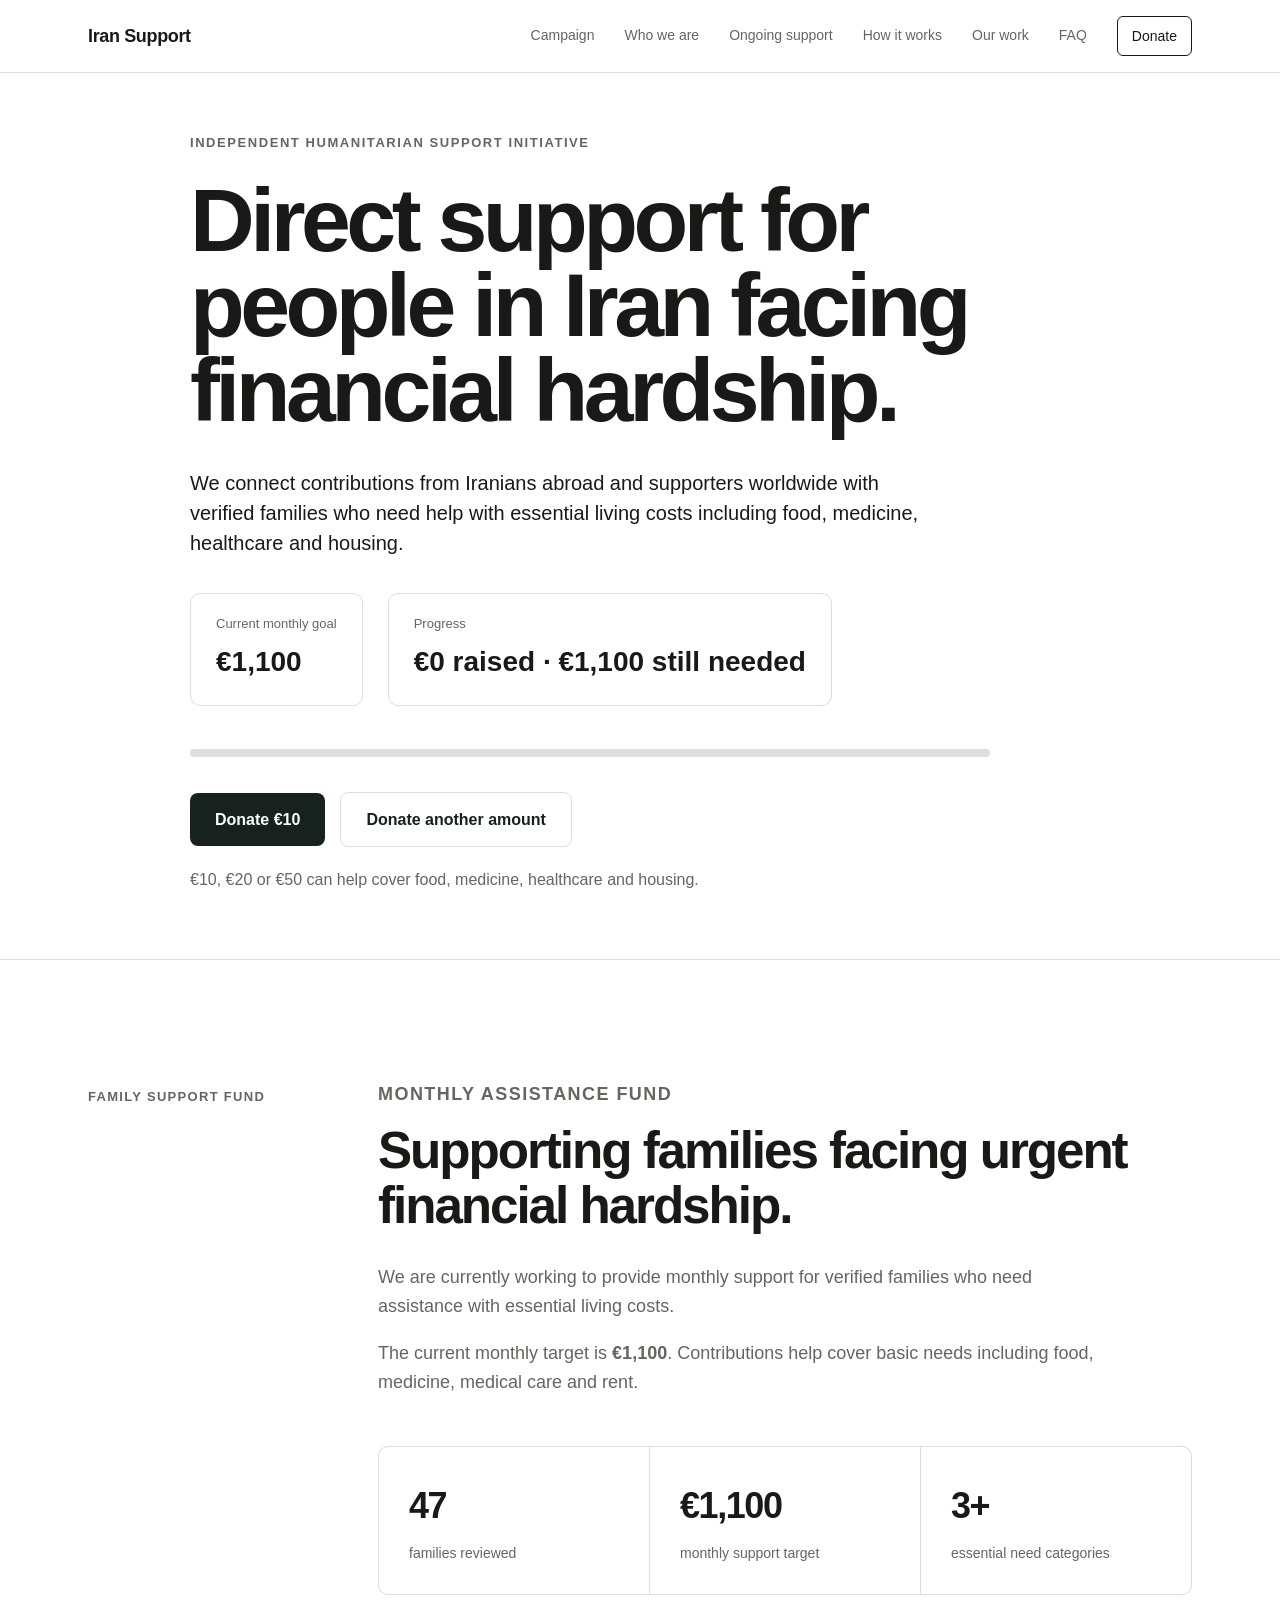
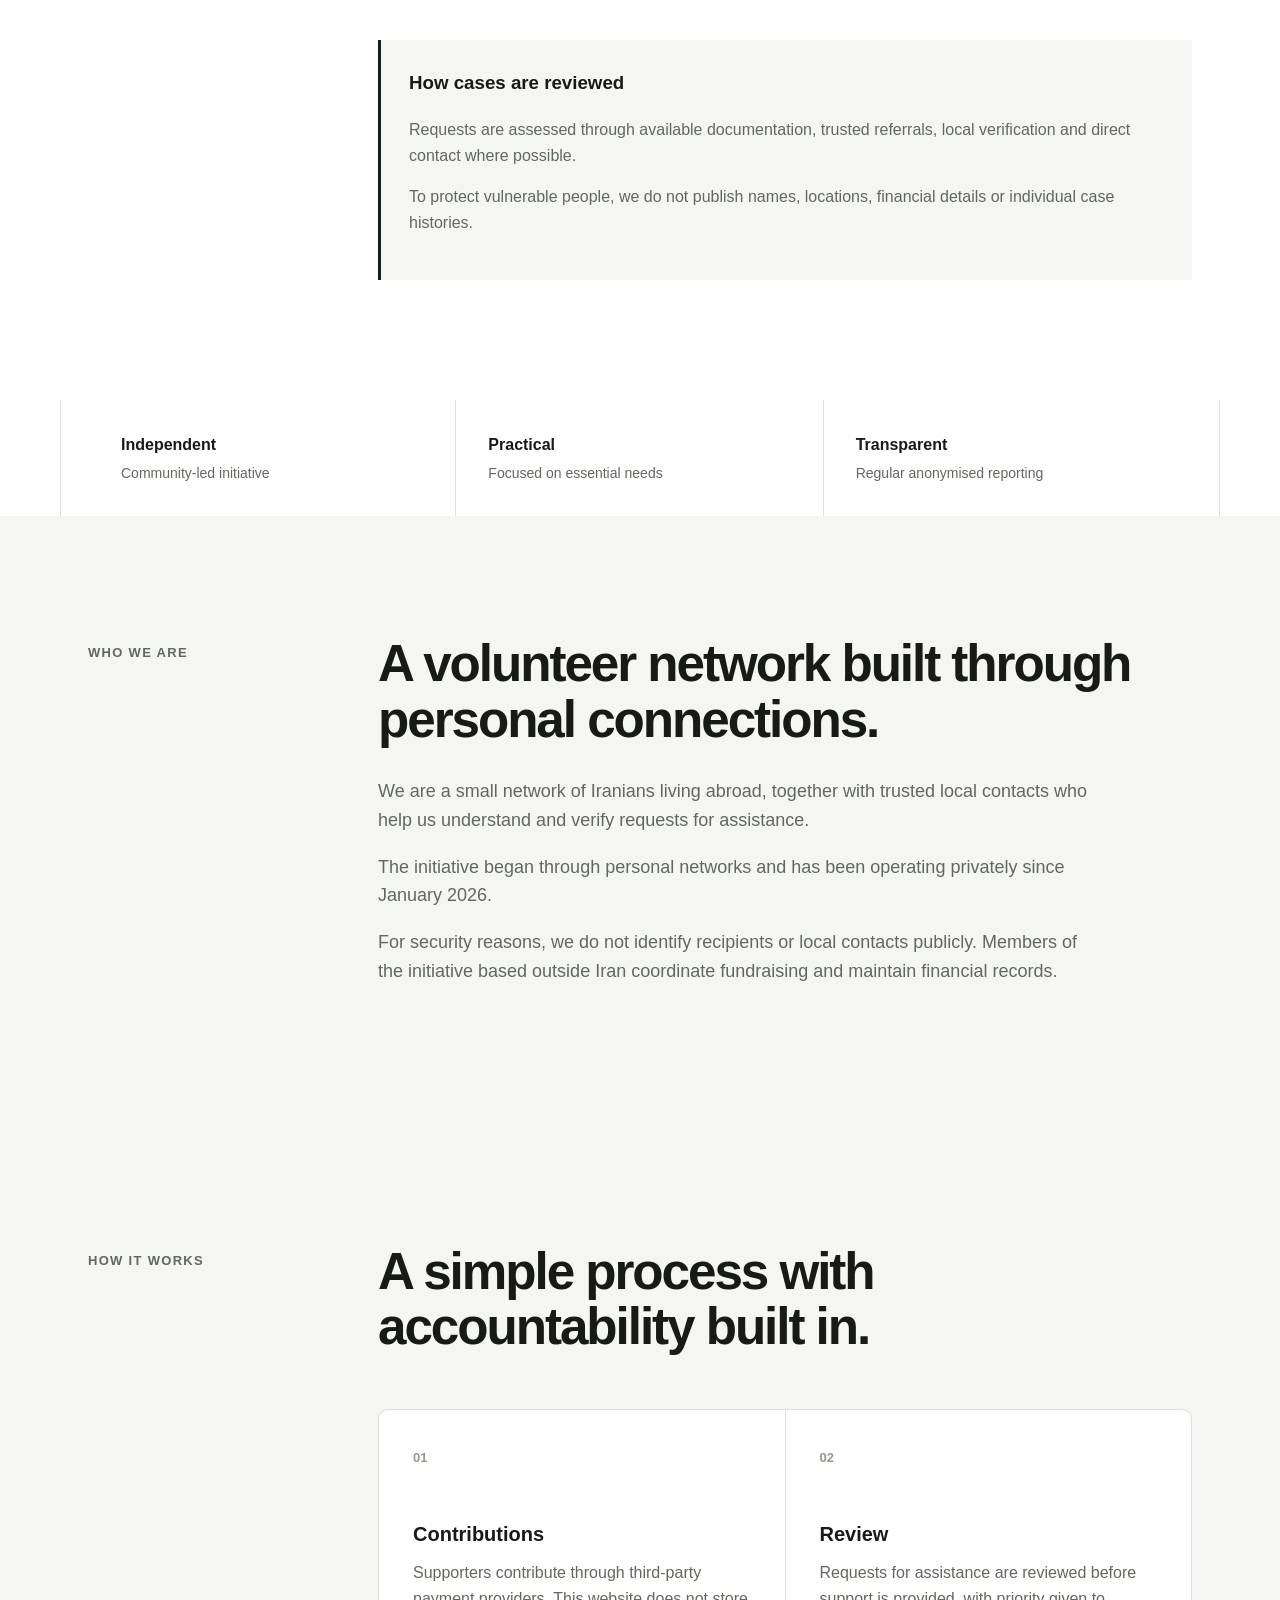
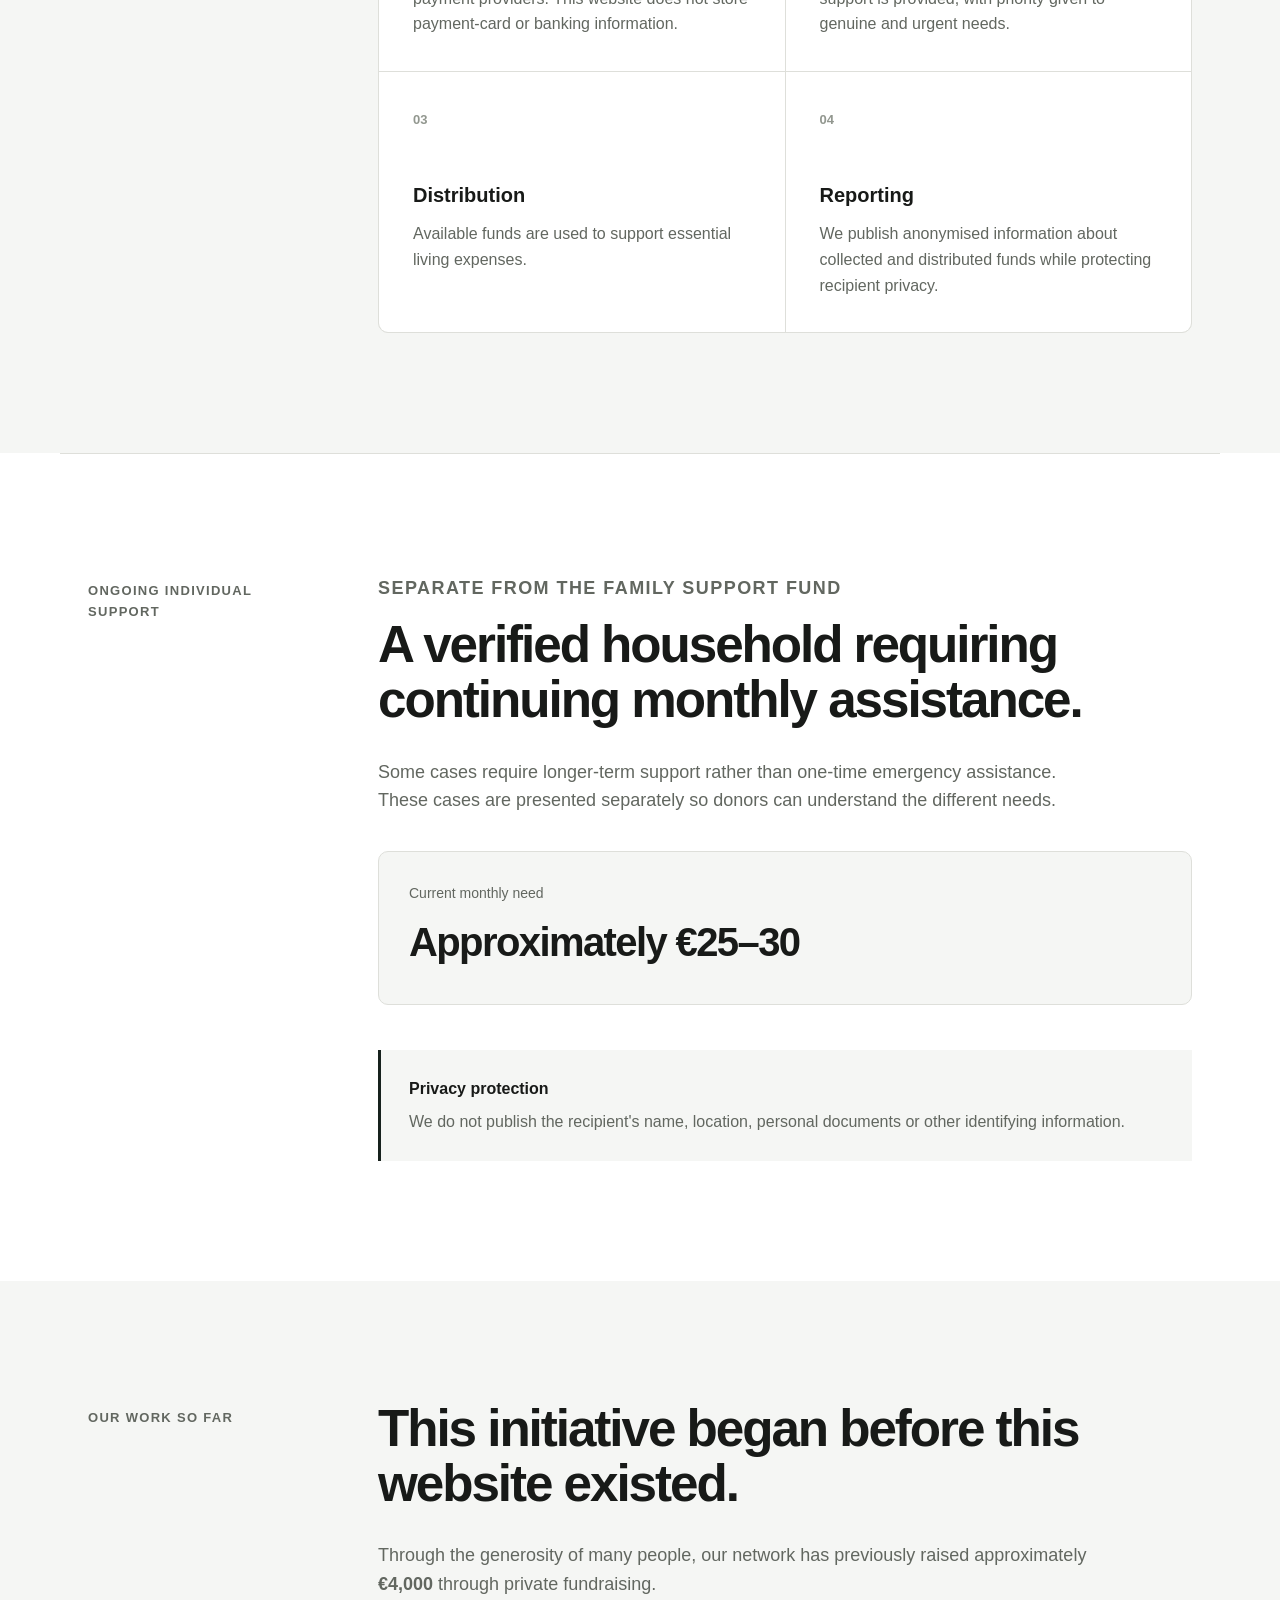
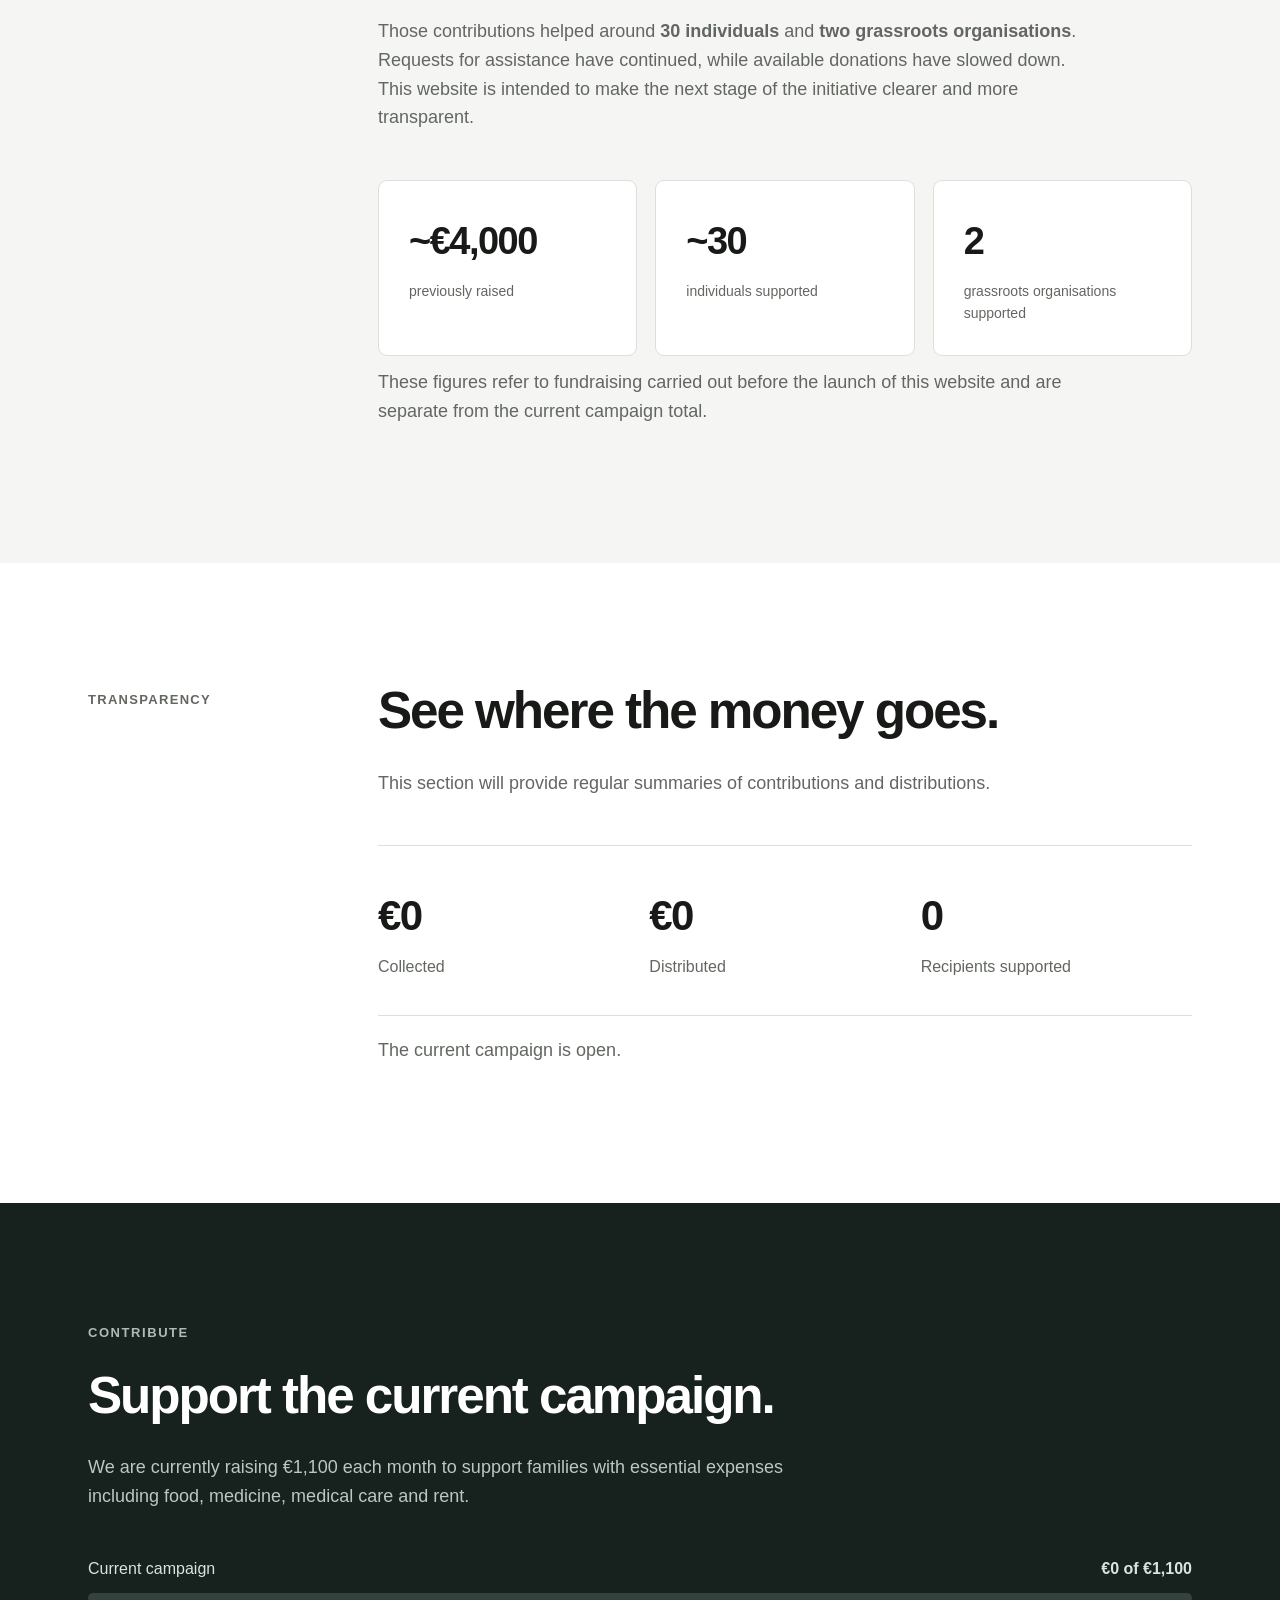
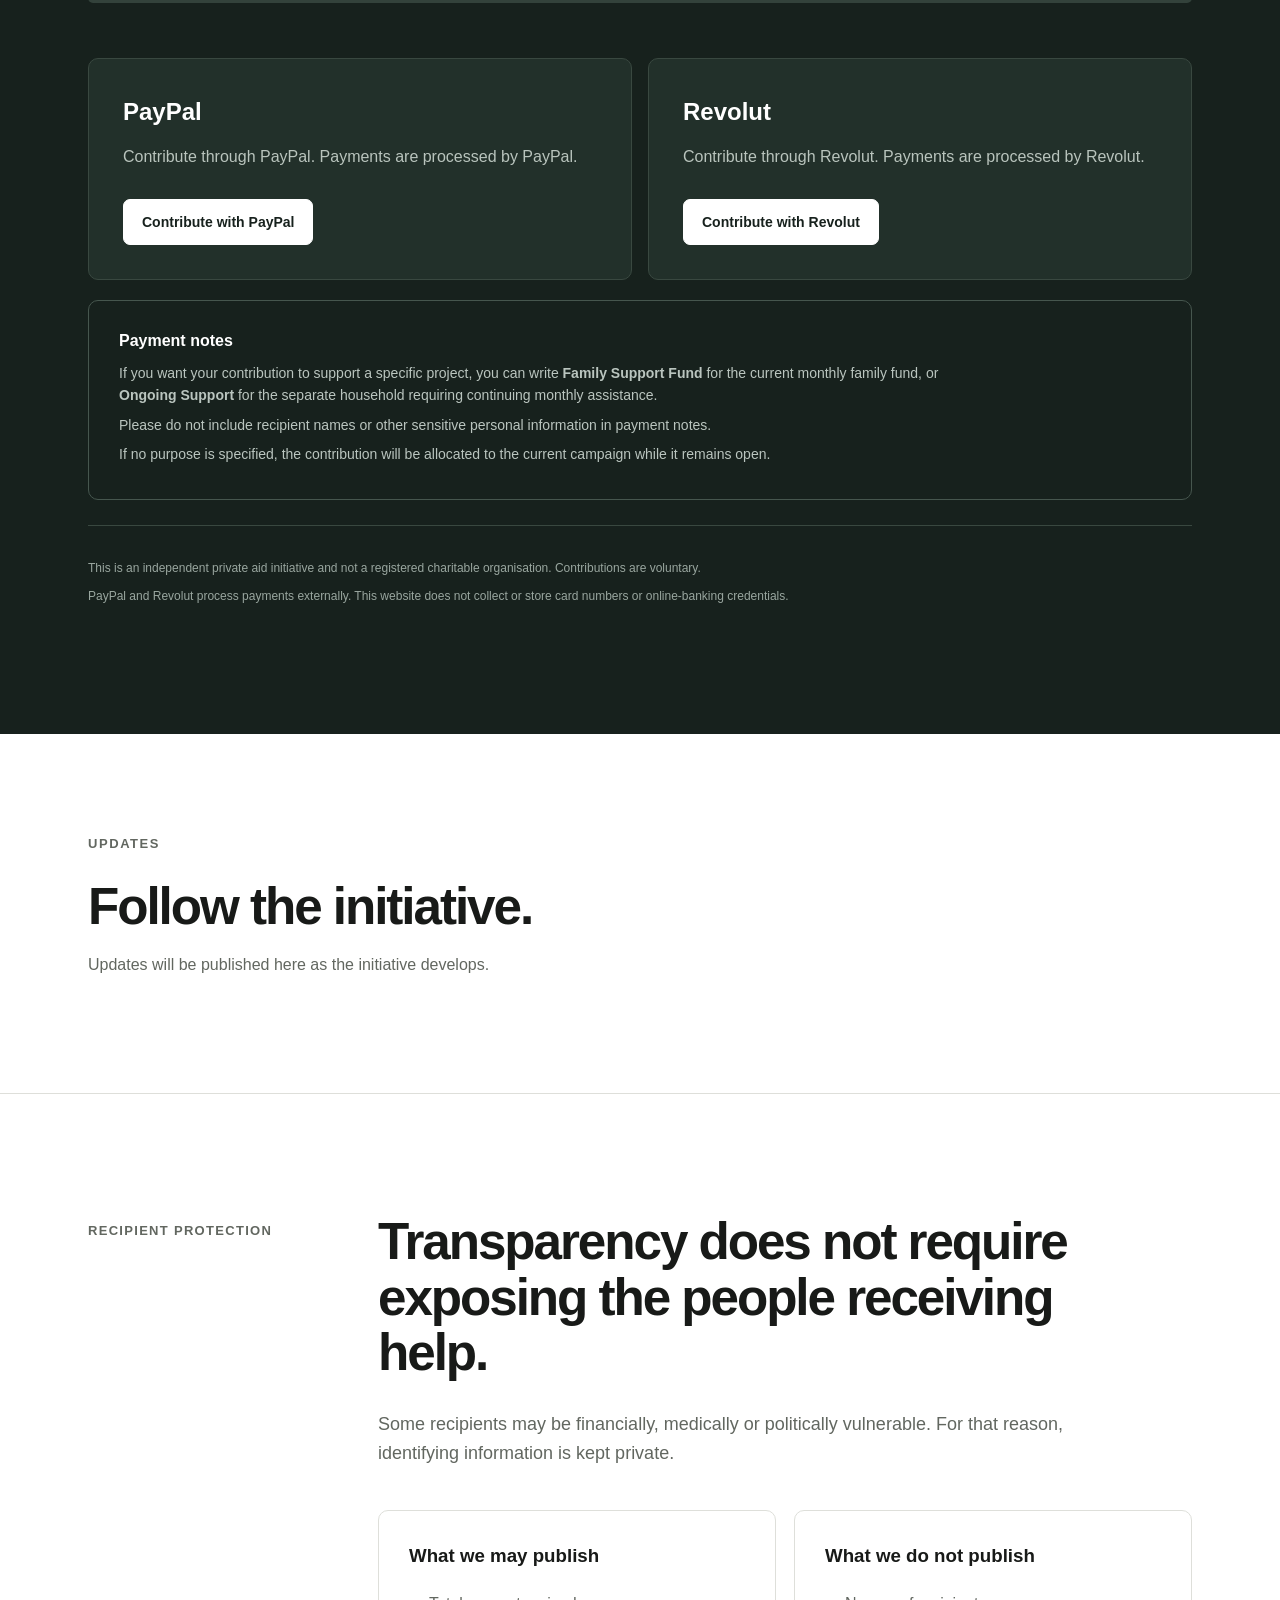
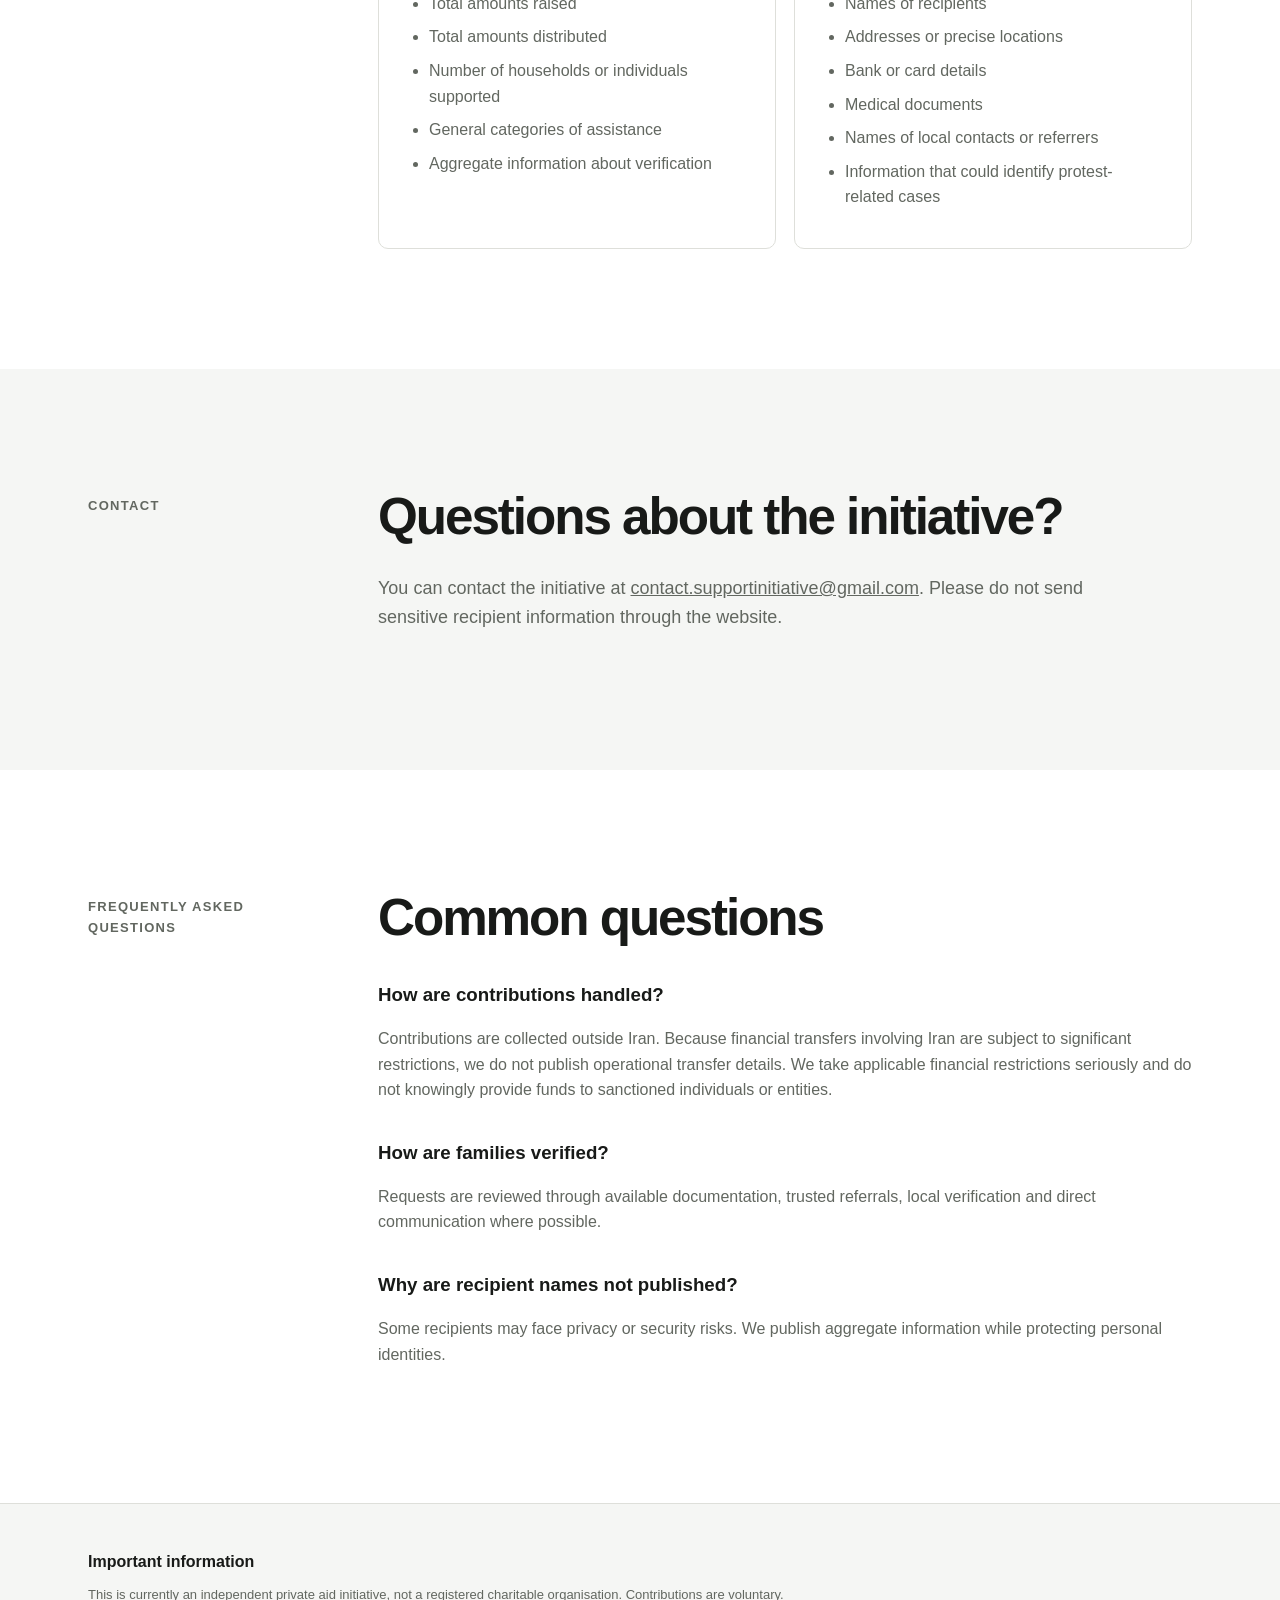
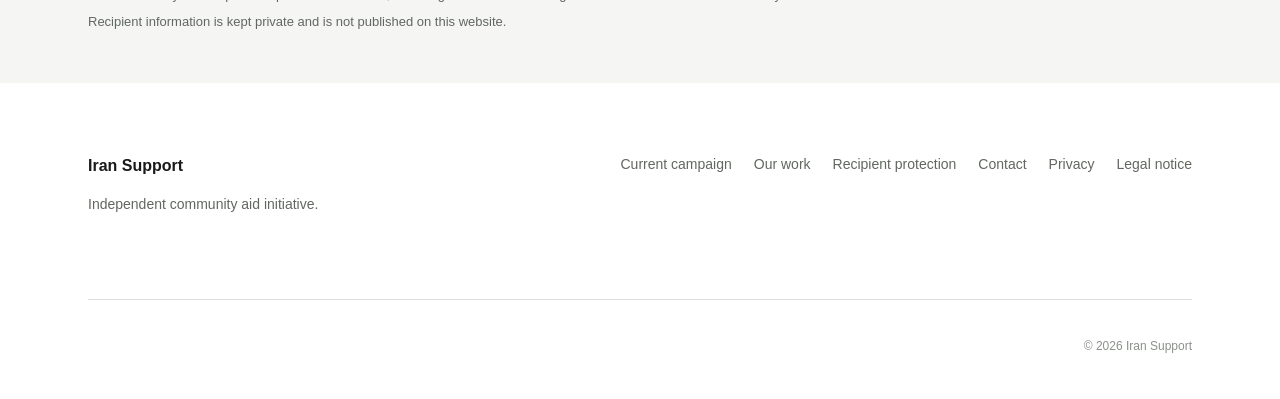
<file: index.html>
<!DOCTYPE html>
<html lang="en">
<head>
  <meta charset="UTF-8">
  <meta name="viewport" content="width=device-width, initial-scale=1.0">

  <meta
    name="description"
    content="An independent initiative supporting people in Iran facing financial hardship."
  >

  <title>Iran Support</title>

  <link rel="stylesheet" href="styles.css">
</head>

<body>

<header class="site-header">
  <div class="nav-container">

    <a class="logo" href="#">Iran Support</a>

    <nav class="nav-links" aria-label="Main navigation">
      <a href="#campaign">Campaign</a>
      <a href="#who-we-are">Who we are</a>
      <a href="#monthly">Ongoing support</a>
      <a href="#how">How it works</a>
      <a href="#impact">Our work</a>
      <a href="#faq">FAQ</a>
      <a href="#support" class="nav-donate">Donate</a>
    </nav>

  </div>
</header>


<main>


<section class="hero">

  <div class="hero-content">

    <p class="eyebrow">
      Independent humanitarian support initiative
    </p>


    <h1>
      Direct support for people in Iran facing financial hardship.
    </h1>


    <p class="hero-description">
      We connect contributions from Iranians abroad and supporters
      worldwide with verified families who need help with essential
      living costs including food, medicine, healthcare and housing.
    </p>


    <div class="hero-goal">

      <div>
        <span>Current monthly goal</span>
        <strong>€1,100</strong>
      </div>


      <div>
        <span>Progress</span>
        <strong>
          €<span id="campaign-raised">0</span> raised ·
          €<span id="campaign-remaining">1,100</span> still needed
        </strong>
      </div>

      <div class="hero-progress">
        <div class="hero-progress-track">
          <div
            id="campaign-progress"
            class="hero-progress-fill"
            style="width: 0%;"
          ></div>
        </div>
      </div>

    </div>


    <div class="hero-actions">

      <a class="primary-button" href="#support">
        Donate €10
      </a>

      <a class="secondary-button" href="#support">
        Donate another amount
      </a>

    </div>


    <p class="hero-note">
      €10, €20 or €50 can help cover food, medicine,
      healthcare and housing.
    </p>


  </div>

</section>
<!-- FAMILY SUPPORT FUND -->

  <section id="campaign" class="section campaign-section">

    <div class="section-label">
      Family Support Fund
    </div>

    <div class="section-content">

      <p class="campaign-kicker">
        Monthly assistance fund
      </p>

      <h2>
        Supporting families facing urgent financial hardship.
      </h2>

      <p>
        We are currently working to provide monthly support for verified
        families who need assistance with essential living costs.
      </p>

      <p>
        The current monthly target is <strong>€1,100</strong>.
        Contributions help cover basic needs including food, medicine,
        medical care and rent.
      </p>


      <div class="campaign-numbers">

        <div>
          <strong>47</strong>
          <span>families reviewed</span>
        </div>

        <div>
          <strong>€1,100</strong>
          <span>monthly support target</span>
        </div>

        <div>
          <strong>3+</strong>
          <span>essential need categories</span>
        </div>

      </div>


      <div class="verification-summary">

        <h3>
          How cases are reviewed
        </h3>

        <p>
          Requests are assessed through available documentation,
          trusted referrals, local verification and direct contact
          where possible.
        </p>

        <p>
          To protect vulnerable people, we do not publish names,
          locations, financial details or individual case histories.
        </p>

      </div>


    </div>

  </section>

<section class="principles">

    <div class="principle">
      <strong>Independent</strong>
      <span>Community-led initiative</span>
    </div>

    <div class="principle">
      <strong>Practical</strong>
      <span>Focused on essential needs</span>
    </div>

    <div class="principle">
      <strong>Transparent</strong>
      <span>Regular anonymised reporting</span>
    </div>

  </section>

<section id="who-we-are" class="section section-alt">

  <div class="section-label">
    Who we are
  </div>


  <div class="section-content">

    <h2>
      A volunteer network built through personal connections.
    </h2>


    <p>
      We are a small network of Iranians living abroad, together with
      trusted local contacts who help us understand and verify requests
      for assistance.
    </p>


    <p>
      The initiative began through personal networks and has been
      operating privately since January 2026.
    </p>


    <p>
      For security reasons, we do not identify recipients or local
      contacts publicly. Members of the initiative based outside Iran
      coordinate fundraising and maintain financial records.
    </p>


  </div>

</section>


<section id="how" class="section section-alt">

    <div class="section-label">
      How it works
    </div>

    <div class="section-content">

      <h2>
        A simple process with accountability built in.
      </h2>

      <div class="steps">

        <article class="step">
          <span class="step-number">01</span>

          <h3>Contributions</h3>

          <p>
            Supporters contribute through third-party payment
            providers. This website does not store payment-card or
            banking information.
          </p>
        </article>


        <article class="step">
          <span class="step-number">02</span>

          <h3>Review</h3>

          <p>
            Requests for assistance are reviewed before support is
            provided, with priority given to genuine and urgent needs.
          </p>
        </article>


        <article class="step">
          <span class="step-number">03</span>

          <h3>Distribution</h3>

          <p>
            Available funds are used to support essential living
            expenses.
          </p>
        </article>


        <article class="step">
          <span class="step-number">04</span>

          <h3>Reporting</h3>

          <p>
            We publish anonymised information about collected and
            distributed funds while protecting recipient privacy.
          </p>
        </article>

      </div>

    </div>

  </section>






  <!-- INDIVIDUAL ONGOING SUPPORT -->

  <section id="monthly" class="section monthly-family-section">

    <div class="section-label">
      Ongoing individual support
    </div>


    <div class="section-content">


      <p class="campaign-kicker">
        Separate from the Family Support Fund
      </p>


      <h2>
        A verified household requiring continuing monthly assistance.
      </h2>


      <p>
        Some cases require longer-term support rather than one-time
        emergency assistance. These cases are presented separately so
        donors can understand the different needs.
      </p>


      <div class="monthly-need-simple">

        <span>
          Current monthly need
        </span>

        <strong>
          Approximately €25–30
        </strong>

      </div>


      <div class="privacy-note">

        <strong>
          Privacy protection
        </strong>

        <p>
          We do not publish the recipient's name, location, personal
          documents or other identifying information.
        </p>

      </div>


    </div>


  </section>






  <!-- PREVIOUS WORK -->
<section id="impact" class="section section-alt">

    <div class="section-label">
      Our work so far
    </div>

    <div class="section-content">

      <h2>
        This initiative began before this website existed.
      </h2>

      <p>
        Through the generosity of many people, our network has previously
        raised approximately <strong>€4,000</strong> through private
        fundraising.
      </p>

      <p>
        Those contributions helped around <strong>30 individuals</strong>
        and <strong>two grassroots organisations</strong>.
        Requests for assistance have continued, while available donations
        have slowed down. This website is intended to make the next stage of
        the initiative clearer and more transparent.
      </p>


      <div class="impact-grid">

        <div class="impact-item">
          <strong>~€4,000</strong>
          <span>previously raised</span>
        </div>

        <div class="impact-item">
          <strong>~30</strong>
          <span>individuals supported</span>
        </div>

        <div class="impact-item">
          <strong>2</strong>
          <span>grassroots organisations supported</span>
        </div>

      </div>

      <p class="historical-note">
        These figures refer to fundraising carried out before the launch
        of this website and are separate from the current campaign total.
      </p>

    </div>

  </section>

<section id="transparency" class="section">

    <div class="section-label">
      Transparency
    </div>

    <div class="section-content">

      <h2>
        See where the money goes.
      </h2>

      <p>
        This section will provide regular summaries of contributions
        and distributions.
      </p>

      <div class="stats">

        <div class="stat">
          <strong>€0</strong>
          <span>Collected</span>
        </div>

        <div class="stat">
          <strong>€0</strong>
          <span>Distributed</span>
        </div>

        <div class="stat">
          <strong>0</strong>
          <span>Recipients supported</span>
        </div>

      </div>

      <p class="status-note">
        The current campaign is open.
      </p>

    </div>

  </section>

<section id="support" class="support-section">

    <div class="support-inner">

      <p class="eyebrow light">
        Contribute
      </p>

      <h2>
        Support the current campaign.
      </h2>

      <p>
        We are currently raising €1,100 each month to support families
        with essential expenses including food, medicine, medical care
        and rent.
      </p>


      <div class="support-progress">

        <div class="support-progress-header">

          <span>Current campaign</span>

          <strong>
            €<span id="campaign-raised-support">0</span>
            of €<span id="campaign-goal-support">1,100</span>
          </strong>

        </div>

        <div class="support-progress-track">
          <div
            id="campaign-progress-support"
            class="support-progress-fill"
            style="width: 0%;"
          ></div>
        </div>

      </div>


      <div class="payment-options">

        <div class="payment-card">

          <h3>PayPal</h3>

          <p>
            Contribute through PayPal. Payments are processed by PayPal.
          </p>

          <a
            class="payment-button active-payment"
            href="https://www.paypal.me/NiktaYekrangSafakar"
            target="_blank"
            rel="noopener noreferrer"
          >
            Contribute with PayPal
          </a>

        </div>


        <div class="payment-card">

          <h3>Revolut</h3>

          <p>
            Contribute through Revolut. Payments are processed by Revolut.
          </p>

          <a
            class="payment-button active-payment"
            href="https://revolut.me/mahsamhr"
            target="_blank"
            rel="noopener noreferrer"
          >
            Contribute with Revolut
          </a>

        </div>

      </div>


      <div class="allocation-note">

        <strong>Payment notes</strong>

        <p>
          If you want your contribution to support a specific project, you can
          write <strong>Family Support Fund</strong> for the current monthly
          family fund, or <strong>Ongoing Support</strong> for the separate
          household requiring continuing monthly assistance.
        </p>

        <p>
          Please do not include recipient names or other sensitive personal
          information in payment notes.
        </p>

        <p>
          If no purpose is specified, the contribution will be allocated
          to the current campaign while it remains open.
        </p>

      </div>


      <div class="fundraising-disclaimer">

        <p>
          This is an independent private aid initiative and not a
          registered charitable organisation. Contributions are voluntary.
        </p>

        <p>
          PayPal and Revolut process payments externally. This website
          does not collect or store card numbers or online-banking
          credentials.
        </p>

      </div>

    </div>

  </section>




<section class="updates">

    <div class="updates-inner">

      <div>
        <p class="eyebrow">
          Updates
        </p>

        <h2>
          Follow the initiative.
        </h2>

        <p>
          Updates will be published here as the initiative develops.
        </p>
      </div>

    </div>

  </section>
<!-- RECIPIENT PROTECTION -->

  <section id="protection" class="section">

    <div class="section-label">
      Recipient protection
    </div>

    <div class="section-content">

      <h2>
        Transparency does not require exposing the people receiving help.
      </h2>

      <p>
        Some recipients may be financially, medically or politically
        vulnerable. For that reason, identifying information is kept
        private.
      </p>


      <div class="privacy-grid">

        <div class="privacy-card">

          <h3>What we may publish</h3>

          <ul>
            <li>Total amounts raised</li>
            <li>Total amounts distributed</li>
            <li>Number of households or individuals supported</li>
            <li>General categories of assistance</li>
            <li>Aggregate information about verification</li>
          </ul>

        </div>


        <div class="privacy-card">

          <h3>What we do not publish</h3>

          <ul>
            <li>Names of recipients</li>
            <li>Addresses or precise locations</li>
            <li>Bank or card details</li>
            <li>Medical documents</li>
            <li>Names of local contacts or referrers</li>
            <li>Information that could identify protest-related cases</li>
          </ul>

        </div>

      </div>

    </div>

  </section>


  <!-- CONTACT -->

  <section id="contact" class="section section-alt">

    <div class="section-label">
      Contact
    </div>

    <div class="section-content">

      <h2>
        Questions about the initiative?
      </h2>

      <p>
        You can contact the initiative at
        <a href="mailto:contact.supportinitiative@gmail.com">contact.supportinitiative@gmail.com</a>.
        Please do not send sensitive recipient information through the
        website.
      </p>

    </div>

  </section>




<section id="faq" class="section">

<div class="section-label">
Frequently asked questions
</div>


<div class="section-content">


<h2>
Common questions
</h2>


<div class="faq-item">

<h3>
How are contributions handled?
</h3>

<p>
Contributions are collected outside Iran. Because financial transfers
involving Iran are subject to significant restrictions, we do not publish
operational transfer details. We take applicable financial restrictions
seriously and do not knowingly provide funds to sanctioned individuals
or entities.
</p>

</div>



<div class="faq-item">

<h3>
How are families verified?
</h3>

<p>
Requests are reviewed through available documentation, trusted referrals,
local verification and direct communication where possible.
</p>

</div>



<div class="faq-item">

<h3>
Why are recipient names not published?
</h3>

<p>
Some recipients may face privacy or security risks. We publish aggregate
information while protecting personal identities.
</p>

</div>
</div>

</section>


<section class="legal-section">

    <div class="legal-inner">

      <strong>Important information</strong>

      <p>
        This is currently an independent private aid initiative, not a
        registered charitable organisation. Contributions are voluntary.
      </p>

      <p>
        Recipient information is kept private and is not published on this
        website.
      </p>

    </div>

  </section>


</main>


<footer>

  <div class="footer-inner">

    <div>
      <strong>Iran Support</strong>

      <p>
        Independent community aid initiative.
      </p>
    </div>


    <div class="footer-links">
      <a href="#campaign">Current campaign</a>
      <a href="#impact">Our work</a>
      <a href="#protection">Recipient protection</a>
      <a href="#contact">Contact</a>
      <a href="privacy.html">Privacy</a>
      <a href="legal.html">Legal notice</a>
    </div>

  </div>


  <div class="footer-bottom">
    <p>

    </p>

    <p>
      © 2026 Iran Support
    </p>
  </div>

</footer>


  <script src="script.js"></script>
</body>
</html>
</file>
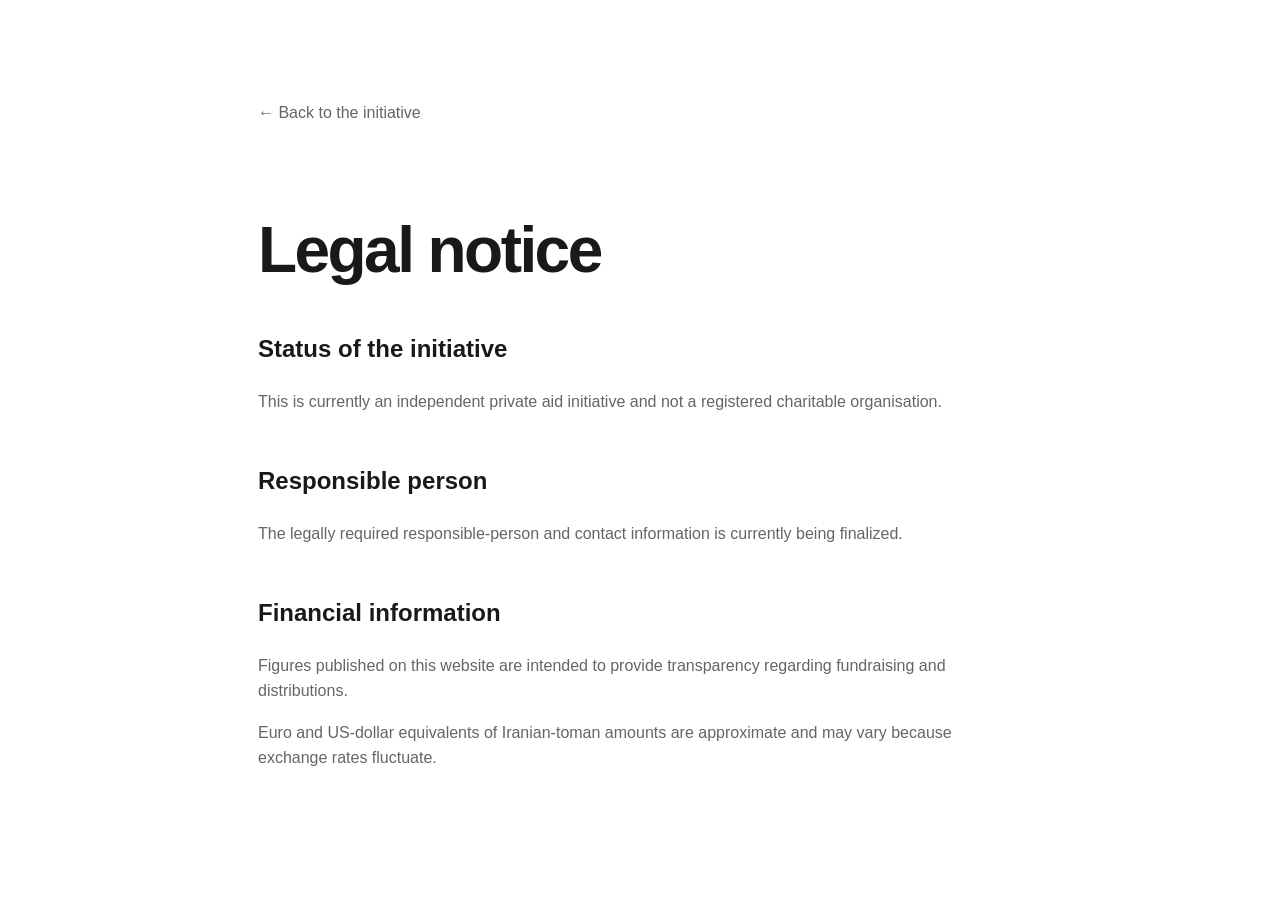
<file: legal.html>
<!DOCTYPE html>
<html lang="en">

<head>
  <meta charset="UTF-8">
  <meta name="viewport" content="width=device-width, initial-scale=1.0">

  <title>Legal notice — Iran Support</title>

  <link rel="stylesheet" href="styles.css">
</head>

<body>

  <main class="simple-page">

    <a class="back-link" href="index.html">← Back to the initiative</a>

    <h1>Legal notice</h1>


    <h2>Status of the initiative</h2>

    <p>
      This is currently an independent private aid initiative and not a
      registered charitable organisation.
    </p>
    <h2>Responsible person</h2>

    <p>
      The legally required responsible-person and contact information
      is currently being finalized.
    </p>


    <h2>Financial information</h2>

    <p>
      Figures published on this website are intended to provide
      transparency regarding fundraising and distributions.
    </p>

    <p>
      Euro and US-dollar equivalents of Iranian-toman amounts are
      approximate and may vary because exchange rates fluctuate.
    </p>

  </main>

</body>

</html>
</file>
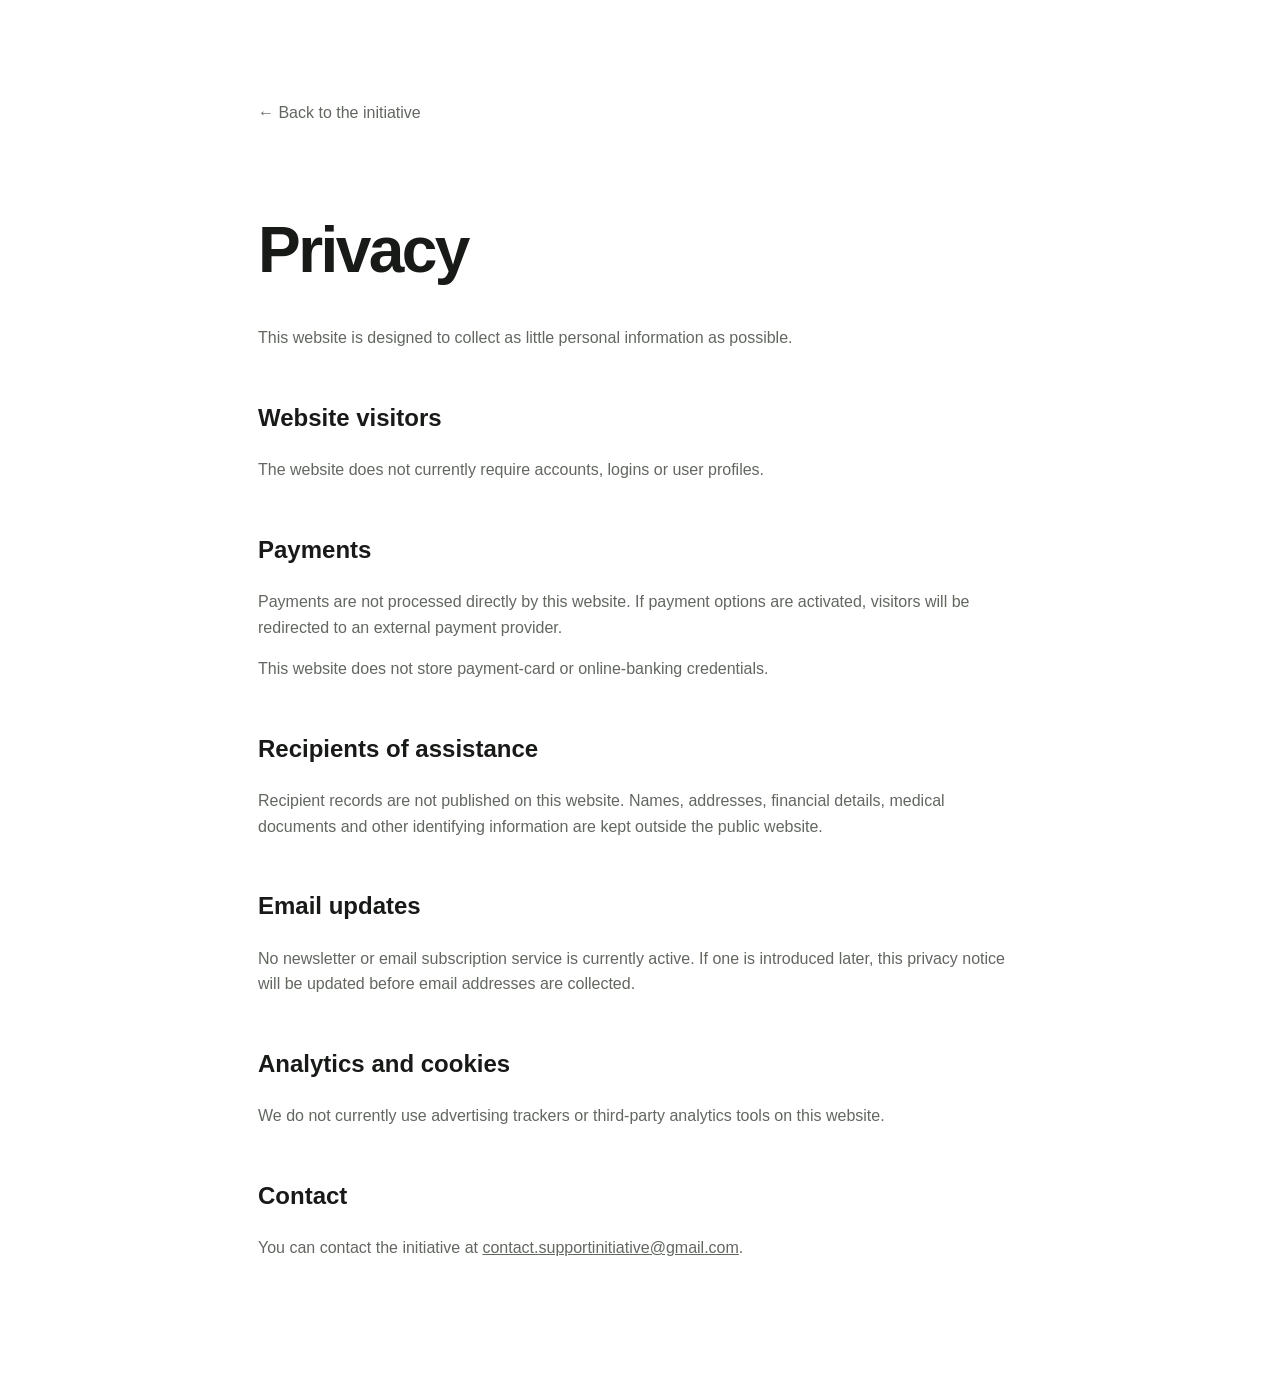
<file: privacy.html>
<!DOCTYPE html>
<html lang="en">

<head>
  <meta charset="UTF-8">
  <meta name="viewport" content="width=device-width, initial-scale=1.0">

  <title>Privacy — Iran Support</title>

  <link rel="stylesheet" href="styles.css">
</head>

<body>

  <main class="simple-page">

    <a class="back-link" href="index.html">← Back to the initiative</a>

    <h1>Privacy</h1>

    <p>
      This website is designed to collect as little personal information
      as possible.
    </p>


    <h2>Website visitors</h2>

    <p>
      The website does not currently require accounts, logins or user
      profiles.
    </p>


    <h2>Payments</h2>

    <p>
      Payments are not processed directly by this website. If payment
      options are activated, visitors will be redirected to an external
      payment provider.
    </p>

    <p>
      This website does not store payment-card or online-banking
      credentials.
    </p>


    <h2>Recipients of assistance</h2>

    <p>
      Recipient records are not published on this website. Names,
      addresses, financial details, medical documents and other identifying
      information are kept outside the public website.
    </p>


    <h2>Email updates</h2>

    <p>
      No newsletter or email subscription service is currently active.
      If one is introduced later, this privacy notice will be updated
      before email addresses are collected.
    </p>


    <h2>Analytics and cookies</h2>

    <p>
      We do not currently use advertising trackers or third-party
      analytics tools on this website.
    </p>


    <h2>Contact</h2>

    <p>
      You can contact the initiative at
      <a href="mailto:contact.supportinitiative@gmail.com">contact.supportinitiative@gmail.com</a>.
    </p>

  </main>

</body>

</html>
</file>
<file: styles.css>
:root {
  --background: #ffffff;
  --soft-background: #f5f6f4;
  --text: #181a18;
  --muted: #626760;
  --border: #dedfda;
  --dark: #17211d;
  --dark-soft: #22302a;
  --white: #ffffff;
  --max-width: 1160px;
}


* {
  box-sizing: border-box;
}


html {
  scroll-behavior: smooth;
}


body {
  margin: 0;
  background: var(--background);
  color: var(--text);
  font-family:
    -apple-system,
    BlinkMacSystemFont,
    "Segoe UI",
    Helvetica,
    Arial,
    sans-serif;
  line-height: 1.6;
}


a {
  color: inherit;
}


.site-header {
  position: sticky;
  top: 0;
  z-index: 20;
  background: rgba(255, 255, 255, 0.94);
  border-bottom: 1px solid var(--border);
  backdrop-filter: blur(12px);
}


.nav-container {
  max-width: var(--max-width);
  height: 72px;
  margin: 0 auto;
  padding: 0 28px;

  display: flex;
  align-items: center;
  justify-content: space-between;
}


.logo {
  font-size: 18px;
  font-weight: 700;
  text-decoration: none;
  letter-spacing: -0.02em;
}


.nav-links {
  display: flex;
  gap: 30px;
}


.nav-links a {
  color: var(--muted);
  font-size: 14px;
  text-decoration: none;
}


.nav-links a:hover {
  color: var(--text);
}


.hero {
  min-height: 720px;
  display: flex;
  align-items: center;
  border-bottom: 1px solid var(--border);
}


.hero-inner {
  width: 100%;
  max-width: var(--max-width);
  margin: 0 auto;
  padding: 110px 28px;
}


.eyebrow {
  margin: 0 0 24px;
  color: var(--muted);
  font-size: 13px;
  font-weight: 700;
  letter-spacing: 0.12em;
  text-transform: uppercase;
}


.eyebrow.light {
  color: #aebbb4;
}


.hero h1 {
  max-width: 950px;
  margin: 0;
  font-size: clamp(48px, 7vw, 88px);
  font-weight: 650;
  letter-spacing: -0.055em;
  line-height: 0.98;
}


.hero-text {
  max-width: 690px;
  margin: 36px 0 0;
  color: var(--muted);
  font-size: 20px;
}


.hero-actions {
  margin-top: 42px;
  display: flex;
  gap: 12px;
  flex-wrap: wrap;
}


.button {
  display: inline-flex;
  min-height: 50px;
  padding: 0 22px;

  align-items: center;
  justify-content: center;

  border-radius: 7px;

  font-size: 15px;
  font-weight: 600;
  text-decoration: none;
}


.button.primary {
  background: var(--dark);
  color: var(--white);
}


.button.secondary {
  border: 1px solid var(--border);
  background: var(--white);
}


.principles {
  max-width: var(--max-width);
  margin: 0 auto;
  padding: 0 28px;

  display: grid;
  grid-template-columns: repeat(3, 1fr);

  border-left: 1px solid var(--border);
  border-right: 1px solid var(--border);
}


.principle {
  padding: 32px;
  border-right: 1px solid var(--border);
}


.principle:last-child {
  border-right: 0;
}


.principle strong,
.principle span {
  display: block;
}


.principle strong {
  margin-bottom: 5px;
}


.principle span {
  color: var(--muted);
  font-size: 14px;
}


.section {
  max-width: var(--max-width);
  margin: 0 auto;
  padding: 120px 28px;

  display: grid;
  grid-template-columns: 220px 1fr;
  gap: 70px;
}


.section-alt {
  max-width: none;
  padding-left: max(28px, calc((100vw - var(--max-width)) / 2 + 28px));
  padding-right: max(28px, calc((100vw - var(--max-width)) / 2 + 28px));
  background: var(--soft-background);
}


.section-label {
  padding-top: 7px;
  color: var(--muted);
  font-size: 13px;
  font-weight: 700;
  letter-spacing: 0.1em;
  text-transform: uppercase;
}


.section-content h2,
.support-inner > h2,
.updates h2 {
  max-width: 760px;
  margin: 0 0 30px;
  font-size: clamp(34px, 4vw, 52px);
  font-weight: 620;
  letter-spacing: -0.04em;
  line-height: 1.08;
}


.section-content > p {
  max-width: 720px;
  color: var(--muted);
  font-size: 18px;
}


.steps {
  margin-top: 55px;

  display: grid;
  grid-template-columns: repeat(2, 1fr);
  gap: 1px;

  overflow: hidden;

  border: 1px solid var(--border);
  background: var(--border);
  border-radius: 10px;
}


.step {
  min-height: 260px;
  padding: 34px;
  background: var(--white);
}


.step-number {
  color: #92978f;
  font-size: 13px;
  font-weight: 700;
}


.step h3 {
  margin: 48px 0 10px;
  font-size: 20px;
}


.step p {
  margin: 0;
  color: var(--muted);
}


.stats {
  margin-top: 48px;

  display: grid;
  grid-template-columns: repeat(3, 1fr);

  border-top: 1px solid var(--border);
  border-bottom: 1px solid var(--border);
}


.stat {
  padding: 36px 24px 36px 0;
}


.stat strong,
.stat span {
  display: block;
}


.stat strong {
  font-size: 42px;
  font-weight: 600;
  letter-spacing: -0.04em;
}


.stat span {
  margin-top: 4px;
  color: var(--muted);
}


.status-note {
  margin-top: 20px;
  color: var(--muted);
  font-size: 14px;
}


.support-section {
  background: var(--dark);
  color: var(--white);
}


.support-inner {
  max-width: var(--max-width);
  margin: 0 auto;
  padding: 120px 28px;
}


.support-inner > p:not(.eyebrow) {
  max-width: 700px;
  color: #bdc7c1;
  font-size: 18px;
}


.payment-options {
  margin-top: 55px;

  display: grid;
  grid-template-columns: repeat(2, 1fr);
  gap: 16px;
}


.payment-card {
  padding: 34px;
  background: var(--dark-soft);
  border: 1px solid #394840;
  border-radius: 10px;
}


.payment-card h3 {
  margin: 0;
  font-size: 24px;
}


.payment-card p {
  margin: 12px 0 30px;
  color: #b9c4bd;
}


.payment-button {
  display: inline-flex;
  min-height: 46px;
  padding: 0 18px;
  align-items: center;
  border: 1px solid #58675f;
  border-radius: 7px;
  font-size: 14px;
}


.payment-button.disabled {
  color: #aab5af;
  cursor: default;
}


.monthly-support {
  margin-top: 16px;
  padding: 30px 34px;

  display: flex;
  align-items: center;
  justify-content: space-between;
  gap: 30px;

  border: 1px solid #394840;
  border-radius: 10px;
}


.mini-label {
  color: #9faaa4;
  font-size: 12px;
  font-weight: 700;
  letter-spacing: 0.1em;
  text-transform: uppercase;
}


.monthly-support h3 {
  margin: 8px 0;
}


.monthly-support p {
  max-width: 650px;
  margin: 0;
  color: #b9c4bd;
}


.coming-soon {
  padding: 8px 12px;
  color: #ccd4cf;
  border: 1px solid #526159;
  border-radius: 999px;
  font-size: 13px;
  white-space: nowrap;
}


.updates {
  border-bottom: 1px solid var(--border);
}


.updates-inner {
  max-width: var(--max-width);
  margin: 0 auto;
  padding: 100px 28px;

  display: grid;
  grid-template-columns: 1fr 1fr;
  align-items: end;
  gap: 80px;
}


.updates h2 {
  margin-bottom: 18px;
}


.updates p {
  color: var(--muted);
}


.email-placeholder {
  padding: 20px;
  color: var(--muted);
  border: 1px solid var(--border);
  border-radius: 8px;
}


footer {
  max-width: var(--max-width);
  margin: 0 auto;
  padding: 70px 28px 30px;
}


.footer-inner {
  display: flex;
  justify-content: space-between;
  gap: 50px;
}


.footer-inner p {
  color: var(--muted);
  font-size: 14px;
}


.footer-links {
  display: flex;
  gap: 22px;
  flex-wrap: wrap;
}


.footer-links a {
  color: var(--muted);
  font-size: 14px;
  text-decoration: none;
}


.footer-bottom {
  margin-top: 70px;
  padding-top: 25px;

  display: flex;
  justify-content: space-between;

  color: #8b908a;
  border-top: 1px solid var(--border);
  font-size: 12px;
}


@media (max-width: 800px) {

  .nav-links {
    display: none;
  }


  .hero {
    min-height: auto;
  }


  .hero-inner {
    padding-top: 100px;
    padding-bottom: 100px;
  }


  .hero h1 {
    font-size: clamp(46px, 13vw, 68px);
  }


  .principles {
    grid-template-columns: 1fr;
  }


  .principle {
    border-right: 0;
    border-bottom: 1px solid var(--border);
  }


  .principle:last-child {
    border-bottom: 0;
  }


  .section {
    padding-top: 90px;
    padding-bottom: 90px;

    grid-template-columns: 1fr;
    gap: 30px;
  }


  .steps {
    grid-template-columns: 1fr;
  }


  .stats {
    grid-template-columns: 1fr;
  }


  .stat {
    border-bottom: 1px solid var(--border);
  }


  .stat:last-child {
    border-bottom: 0;
  }


  .payment-options {
    grid-template-columns: 1fr;
  }


  .monthly-support {
    align-items: flex-start;
    flex-direction: column;
  }


  .updates-inner {
    grid-template-columns: 1fr;
    gap: 30px;
  }


  .footer-inner,
  .footer-bottom {
    align-items: flex-start;
    flex-direction: column;
  }

}


/* --------------------------------------------------
   Campaign and impact sections
-------------------------------------------------- */

.campaign-kicker {
  margin: 0 0 14px;
  color: var(--muted);
  font-size: 13px;
  font-weight: 700;
  letter-spacing: 0.08em;
  text-transform: uppercase;
}


.campaign-numbers {
  margin-top: 50px;
  display: grid;
  grid-template-columns: repeat(3, 1fr);
  gap: 1px;
  overflow: hidden;
  background: var(--border);
  border: 1px solid var(--border);
  border-radius: 10px;
}


.campaign-numbers > div {
  padding: 30px;
  background: var(--white);
}


.campaign-numbers strong,
.campaign-numbers span {
  display: block;
}


.campaign-numbers strong {
  margin-bottom: 7px;
  font-size: 36px;
  font-weight: 620;
  letter-spacing: -0.04em;
}


.campaign-numbers span {
  color: var(--muted);
  font-size: 14px;
}


.fundraising-progress {
  margin-top: 40px;
}


.progress-header {
  margin-bottom: 12px;
  display: flex;
  justify-content: space-between;
  gap: 20px;
  font-size: 14px;
}


.progress-track {
  width: 100%;
  height: 10px;
  overflow: hidden;
  background: #e8e9e5;
  border-radius: 100px;
}


.progress-fill {
  height: 100%;
  background: var(--dark);
  border-radius: inherit;
}


.progress-note,
.historical-note {
  margin-top: 12px;
  color: var(--muted);
  font-size: 13px;
}


.privacy-note {
  margin-top: 45px;
  padding: 26px 28px;
  background: var(--soft-background);
  border-left: 3px solid var(--dark);
}


.privacy-note strong {
  display: block;
  margin-bottom: 8px;
}


.privacy-note p {
  margin: 0;
  color: var(--muted);
}


.impact-grid {
  margin-top: 48px;
  display: grid;
  grid-template-columns: repeat(3, 1fr);
  gap: 18px;
}


.impact-item {
  padding: 30px;
  background: var(--white);
  border: 1px solid var(--border);
  border-radius: 9px;
}


.impact-item strong,
.impact-item span {
  display: block;
}


.impact-item strong {
  margin-bottom: 8px;
  font-size: 38px;
  font-weight: 620;
  letter-spacing: -0.04em;
}


.impact-item span {
  color: var(--muted);
  font-size: 14px;
}


.verification-section {
  border-top: 1px solid var(--border);
}


.legal-section {
  background: #f5f6f4;
  border-top: 1px solid var(--border);
}


.legal-inner {
  max-width: var(--max-width);
  margin: 0 auto;
  padding: 45px 28px;
}


.legal-inner strong {
  display: block;
  margin-bottom: 10px;
}


.legal-inner p {
  max-width: 850px;
  margin: 6px 0;
  color: var(--muted);
  font-size: 13px;
}


@media (max-width: 800px) {

  .campaign-numbers,
  .impact-grid {
    grid-template-columns: 1fr;
  }


  .progress-header {
    flex-direction: column;
    gap: 5px;
  }

}


/* --------------------------------------------------
   Monthly family and payment updates
-------------------------------------------------- */

.monthly-family-section {
  border-top: 1px solid var(--border);
}


.monthly-need-card {
  margin-top: 42px;
  overflow: hidden;
  border: 1px solid var(--border);
  border-radius: 10px;
}


.monthly-primary {
  padding: 32px;
  background: var(--dark);
  color: var(--white);
}


.monthly-primary span,
.monthly-primary strong {
  display: block;
}


.monthly-primary span {
  margin-bottom: 5px;
  color: #bac4be;
  font-size: 13px;
}


.monthly-primary strong {
  font-size: 38px;
  font-weight: 620;
  letter-spacing: -0.04em;
}


.monthly-conversions {
  display: grid;
  grid-template-columns: repeat(2, 1fr);
}


.monthly-conversions > div {
  padding: 28px 32px;
  border-right: 1px solid var(--border);
}


.monthly-conversions > div:last-child {
  border-right: 0;
}


.monthly-conversions span,
.monthly-conversions strong {
  display: block;
}


.monthly-conversions span {
  margin-bottom: 6px;
  color: var(--muted);
  font-size: 13px;
}


.monthly-conversions strong {
  font-size: 28px;
  font-weight: 600;
}


.fx-note {
  margin-top: 28px;
  padding: 26px 28px;
  background: var(--soft-background);
  border-radius: 8px;
}


.fx-note > strong {
  display: block;
  margin-bottom: 10px;
}


.fx-note p {
  margin: 7px 0;
  color: var(--muted);
  font-size: 14px;
}


.fx-reference {
  margin-top: 16px !important;
  font-weight: 600;
}


.payment-topline {
  display: flex;
  align-items: center;
  justify-content: space-between;
  gap: 15px;
}


.channel-cap {
  padding: 6px 10px;
  color: #c8d1cc;
  border: 1px solid #526159;
  border-radius: 999px;
  font-size: 12px;
  white-space: nowrap;
}


.channel-progress {
  margin-bottom: 20px;
  color: #aebbb4;
  font-size: 13px;
}


.payment-button.active-payment {
  background: var(--white);
  color: var(--dark);
  border-color: var(--white);
  text-decoration: none;
  font-weight: 600;
}


.payment-button.payment-closed {
  color: #aab5af;
  background: transparent;
  border-color: #58675f;
  cursor: default;
  pointer-events: none;
}


.payment-explanation {
  margin-top: 18px;
  padding: 24px 28px;
  border: 1px solid #394840;
  border-radius: 10px;
}


.payment-explanation strong {
  display: block;
  margin-bottom: 7px;
}


.payment-explanation p {
  max-width: 850px;
  margin: 6px 0;
  color: #b9c4bd;
  font-size: 13px;
}


@media (max-width: 800px) {

  .monthly-conversions {
    grid-template-columns: 1fr;
  }


  .monthly-conversions > div {
    border-right: 0;
    border-bottom: 1px solid var(--border);
  }


  .monthly-conversions > div:last-child {
    border-bottom: 0;
  }


  .payment-topline {
    align-items: flex-start;
    flex-direction: column;
  }

}


/* --------------------------------------------------
   About, privacy and contact
-------------------------------------------------- */

.privacy-grid {
  margin-top: 42px;
  display: grid;
  grid-template-columns: repeat(2, 1fr);
  gap: 18px;
}


.privacy-card {
  padding: 30px;
  border: 1px solid var(--border);
  border-radius: 10px;
  background: var(--white);
}


.privacy-card h3 {
  margin-top: 0;
}


.privacy-card ul {
  margin: 20px 0 0;
  padding-left: 20px;
  color: var(--muted);
}


.privacy-card li {
  margin: 8px 0;
}


.contact-placeholder {
  margin-top: 28px;
  padding: 18px 20px;
  border: 1px solid var(--border);
  border-radius: 8px;
  color: var(--muted);
  background: var(--white);
}


.simple-page {
  max-width: 820px;
  margin: 0 auto;
  padding: 100px 28px;
}


.simple-page h1 {
  font-size: clamp(42px, 6vw, 64px);
  line-height: 1;
  letter-spacing: -0.04em;
}


.simple-page h2 {
  margin-top: 48px;
}


.simple-page p,
.simple-page li {
  color: var(--muted);
}


.back-link {
  display: inline-block;
  margin-bottom: 50px;
  color: var(--muted);
  text-decoration: none;
}


@media (max-width: 800px) {

  .privacy-grid {
    grid-template-columns: 1fr;
  }

}


/* --------------------------------------------------
   Live fundraising
-------------------------------------------------- */

.monthly-need-simple {
  margin-top: 36px;
  padding: 30px;
  border: 1px solid var(--border);
  border-radius: 10px;
  background: var(--soft-background);
}


.monthly-need-simple span,
.monthly-need-simple strong {
  display: block;
}


.monthly-need-simple span {
  margin-bottom: 5px;
  color: var(--muted);
  font-size: 14px;
}


.monthly-need-simple strong {
  font-size: 40px;
  font-weight: 620;
  letter-spacing: -0.04em;
}


.support-progress {
  margin-top: 45px;
  margin-bottom: 40px;
}


.support-progress-header {
  margin-bottom: 12px;

  display: flex;
  justify-content: space-between;
  gap: 20px;

  color: #dce3df;
}


.support-progress-track {
  height: 10px;
  overflow: hidden;
  background: #33423b;
  border-radius: 100px;
}


.support-progress-fill {
  height: 100%;
  background: #ffffff;
  border-radius: inherit;
  transition: width 0.3s ease;
}


.allocation-note {
  margin-top: 20px;
  padding: 27px 30px;
  border: 1px solid #46564e;
  border-radius: 10px;
}


.allocation-note > strong {
  display: block;
  margin-bottom: 8px;
}


.allocation-note p {
  max-width: 850px;
  margin: 7px 0;
  color: #bac5bf;
  font-size: 14px;
}


.fundraising-disclaimer {
  margin-top: 25px;
  padding-top: 25px;
  border-top: 1px solid #394840;
}


.fundraising-disclaimer p {
  max-width: 850px;
  margin: 8px 0;
  color: #99a69f;
  font-size: 12px;
}


@media (max-width: 800px) {

  .support-progress-header {
    flex-direction: column;
    gap: 4px;
  }

}


/* --------------------------------------------------
   Project separation
-------------------------------------------------- */


.verification-summary {

  margin-top: 45px;
  padding: 28px;

  background: var(--soft-background);
  border-left: 3px solid var(--dark);

}


.verification-summary h3 {

  margin-top: 0;

}


.verification-summary p {

  color: var(--muted);

}



.monthly-family-section {

  border-top: 1px solid var(--border);

}



/* Donor experience improvements */


.hero-goal {

  margin: 35px 0;

  display: flex;
  gap: 25px;
  flex-wrap: wrap;

}


.hero-goal > div:not(.hero-progress) {

  padding: 20px 25px;

  border: 1px solid var(--border);
  border-radius: 10px;

}


.hero-goal > div:not(.hero-progress) > span,
.hero-goal > div:not(.hero-progress) > strong {

  display: block;

}


.hero-goal > div:not(.hero-progress) > span {

  color: var(--muted);
  font-size: 13px;

}


.hero-goal > div:not(.hero-progress) > strong {

  margin-top: 5px;
  font-size: 28px;

}


.hero-goal > div:not(.hero-progress) > strong span {

  display: inline;
  color: inherit;
  font-size: inherit;

}


.hero-actions {

  display:flex;
  gap:15px;
  margin-top:30px;

}


.primary-button,
.secondary-button {

  padding:14px 25px;
  border-radius:8px;
  text-decoration:none;
  font-weight:600;

}


.primary-button {

  background:var(--dark);
  color:white;

}


.secondary-button {

  border:1px solid var(--border);
  color:var(--dark);

}


.hero-note {

  margin-top:20px;
  color:var(--muted);

}


.faq-item {

  margin-top:35px;

}


.faq-item h3 {

  margin-bottom:10px;

}


.faq-item p {

  color:var(--muted);

}


/* Hero layout fix */

.hero {
  padding: 100px 0 80px;
}

.hero-content {
  max-width: 1100px;
  margin: 0 auto;
  padding: 0 40px;
}

.hero h1 {
  max-width: 900px;
  font-size: clamp(48px, 7vw, 90px);
  line-height: 0.95;
  letter-spacing: -0.05em;
}

.hero-description {
  max-width: 750px;
  margin-top: 35px;
  font-size: 20px;
  line-height: 1.5;
}

.hero-goal {
  max-width: 800px;
}

.hero-actions {
  margin-top: 35px;
}
/* Reduce hero spacing */

.hero {
  padding: 60px 0 50px;
}

.hero-content {
  padding-top: 0;
  padding-bottom: 0;
}
/* Highlight Donate in navigation */

.nav-links .nav-donate {
  color: var(--text);
  border: 1px solid var(--text);
  padding: 8px 14px;
  border-radius: 6px;
  margin-top: -8px;
  margin-bottom: -8px;
}

.nav-links .nav-donate:hover {
  background: var(--text);
  color: var(--background);
}

/* Hero donation buttons */

.hero-actions {
  display: flex;
  align-items: center;
  gap: 15px;
  flex-wrap: wrap;
}

.hero-actions a {
  display: inline-flex;
  align-items: center;
  justify-content: center;
  white-space: nowrap;
}

/* Hero progress bar */

.hero-progress {
  margin-top: 18px;
  max-width: 800px;
  flex-basis: 100%;
  width: 100%;
}

.hero-progress-track {
  width: 100%;
  height: 8px;
  background: var(--border);
  border-radius: 999px;
  overflow: hidden;
}

.hero-progress-fill {
  height: 100%;
  width: 0;
  background: var(--dark);
  border-radius: 999px;
  transition: width 0.3s ease;
}
</file>
